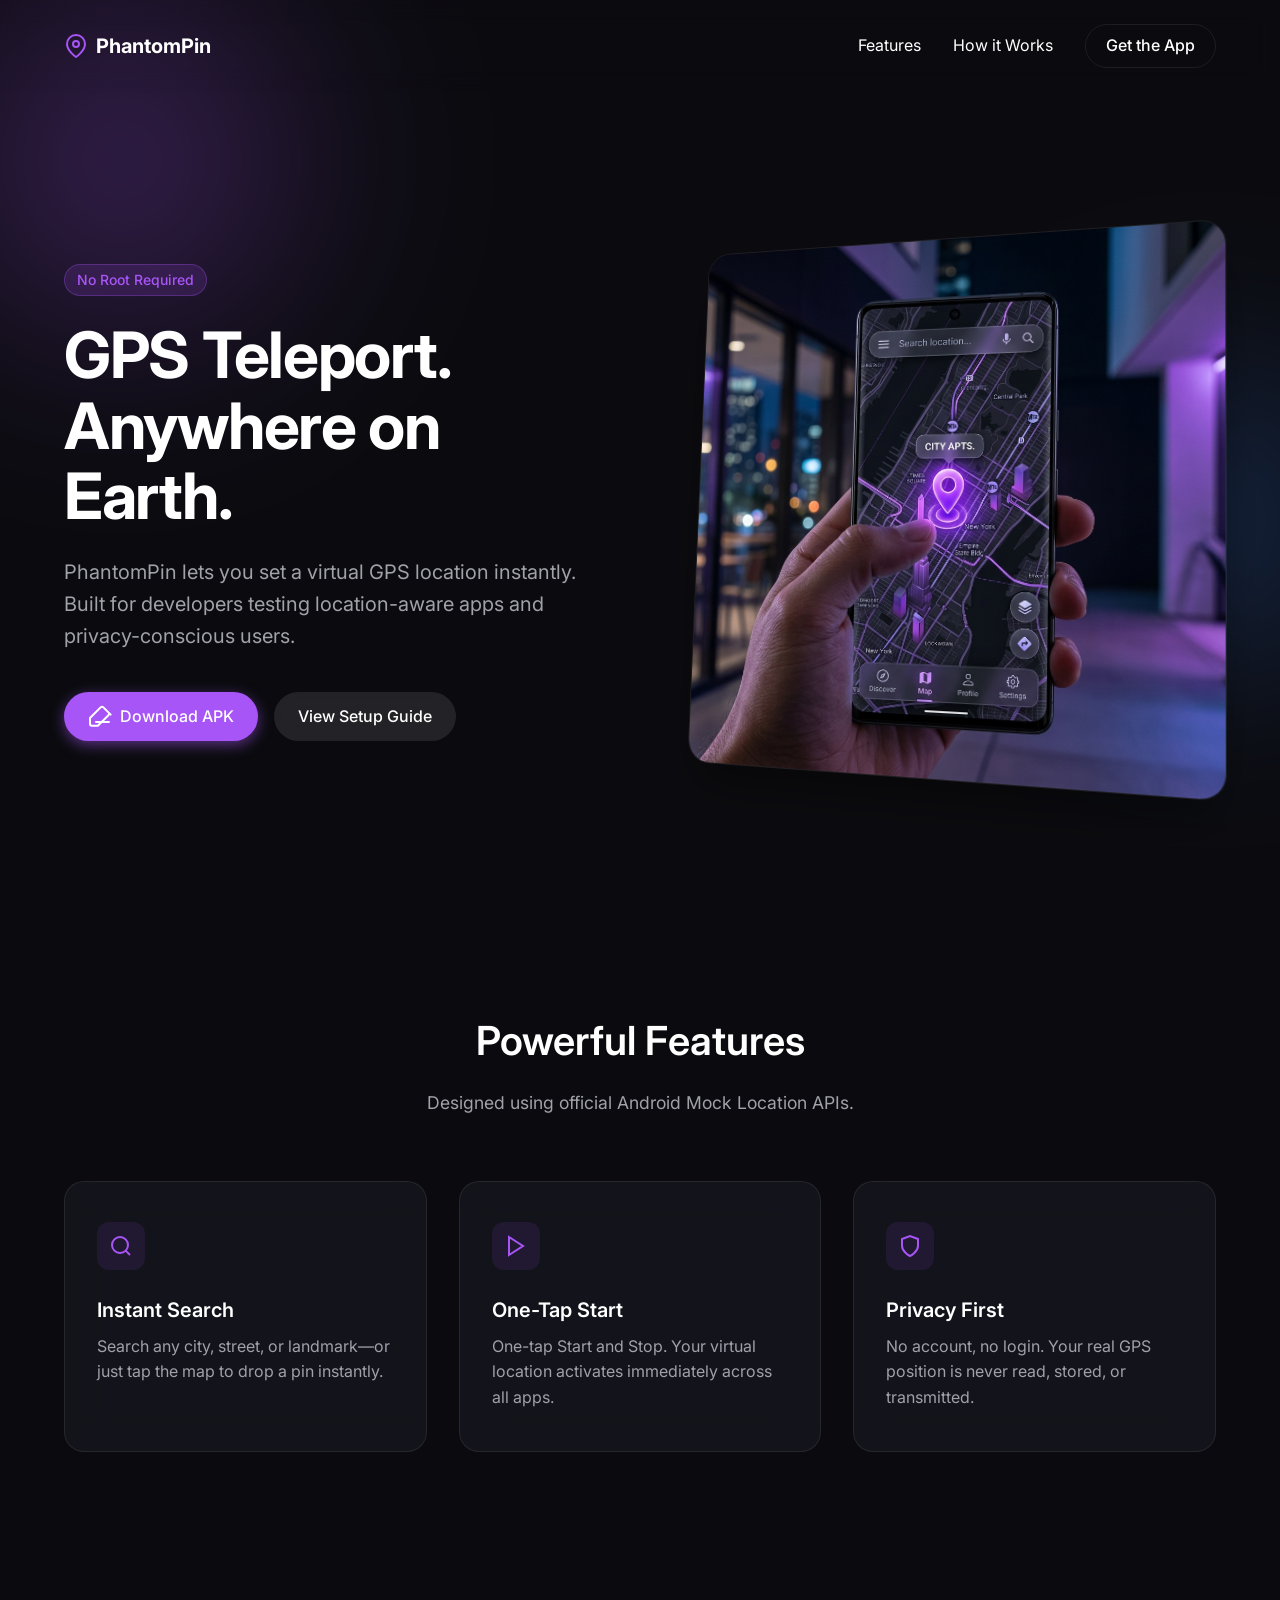
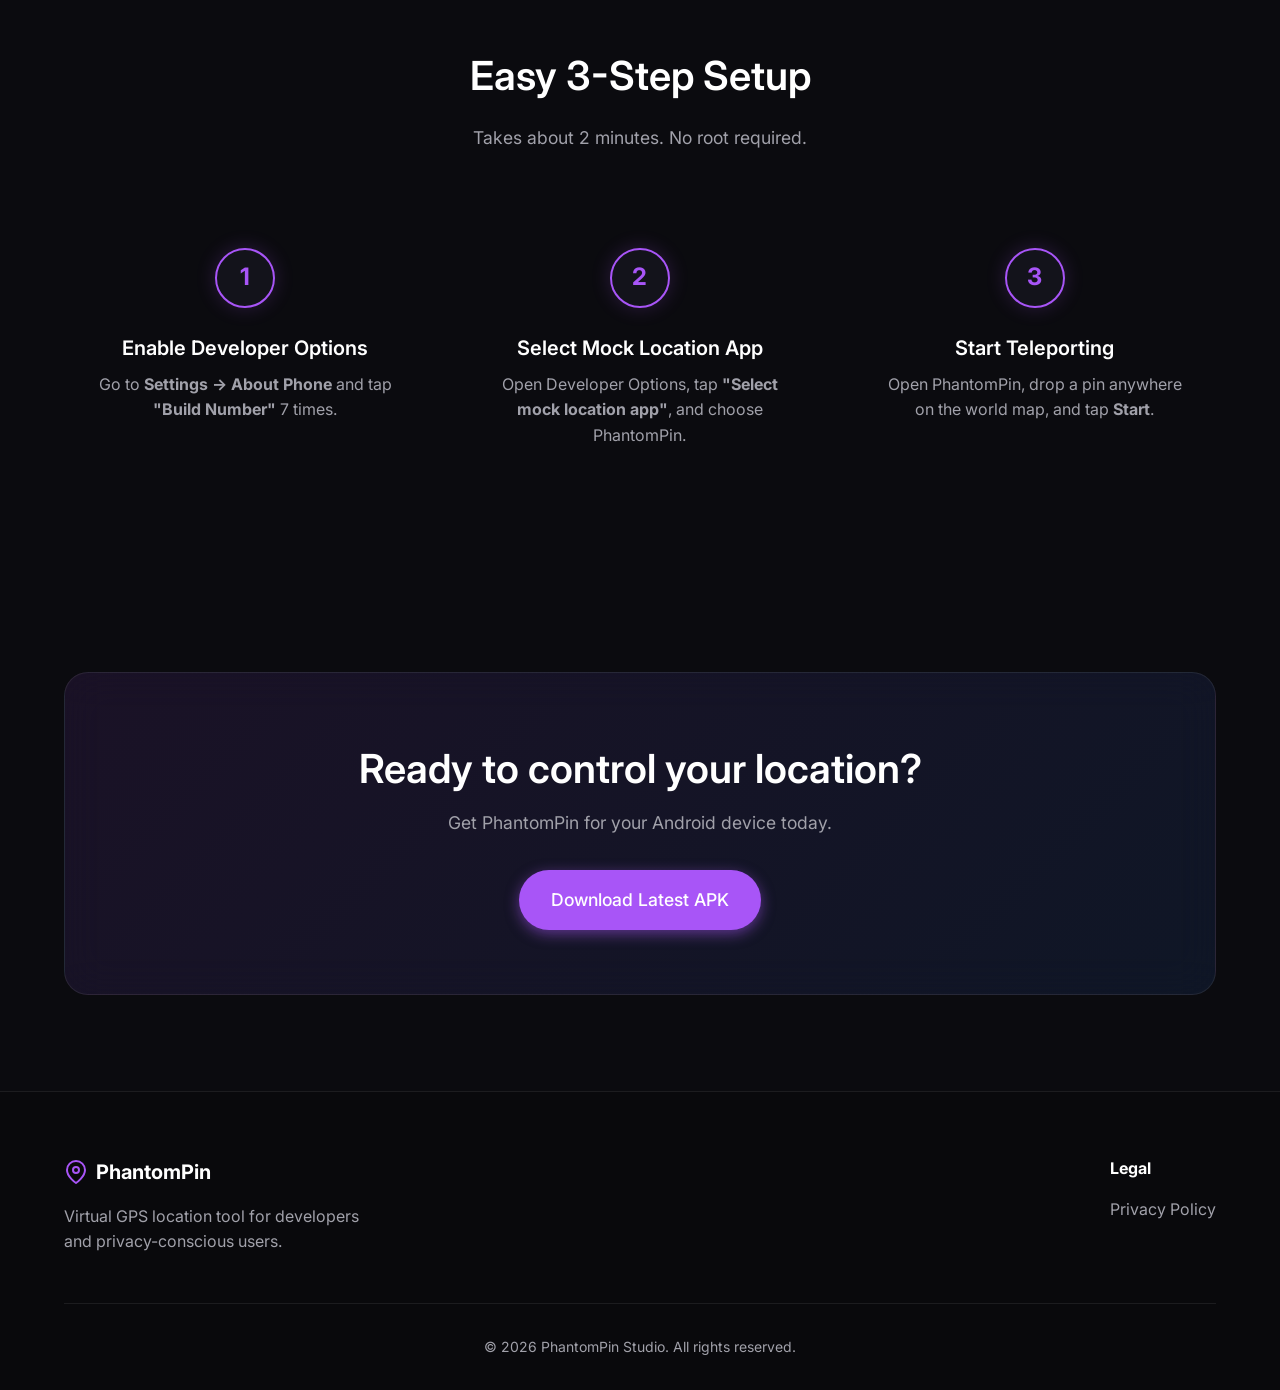
<file: index.html>
<!DOCTYPE html>
<html lang="en">
<head>
    <meta charset="UTF-8">
    <meta name="viewport" content="width=device-width, initial-scale=1.0">
    <title>PhantomPin - Set a virtual GPS location anywhere on Earth</title>
    <meta name="description" content="PhantomPin lets you set a virtual GPS location anywhere on Earth using Android's official Mock Location API. No root required, privacy first.">
    
    <!-- Google Fonts -->
    <link rel="preconnect" href="https://fonts.googleapis.com">
    <link rel="preconnect" href="https://fonts.gstatic.com" crossorigin>
    <link href="https://fonts.googleapis.com/css2?family=Inter:wght@300;400;500;600;700&display=swap" rel="stylesheet">
    
    <!-- Custom CSS -->
    <link rel="stylesheet" href="styles.css">
</head>
<body>
    <div class="blob blob-1"></div>
    <div class="blob blob-2"></div>
    
    <nav class="navbar">
        <div class="logo">
            <svg viewBox="0 0 24 24" fill="none" stroke="currentColor" stroke-width="2" stroke-linecap="round" stroke-linejoin="round" class="icon-pin">
                <path d="M21 10c0 7-9 13-9 13s-9-6-9-13a9 9 0 0 1 18 0z"></path>
                <circle cx="12" cy="10" r="3"></circle>
            </svg>
            PhantomPin
        </div>
        <div class="nav-links">
            <a href="#features">Features</a>
            <a href="#how-it-works">How it Works</a>
            <a href="#download" class="btn-outline">Get the App</a>
        </div>
    </nav>

    <header class="hero">
        <div class="hero-content fade-in">
            <div class="badge">No Root Required</div>
            <h1>GPS Teleport.<br>Anywhere on Earth.</h1>
            <p>PhantomPin lets you set a virtual GPS location instantly. Built for developers testing location-aware apps and privacy-conscious users.</p>
            <div class="cta-group">
                <a href="https://github.com/HIBA-ACHIR/phantompin-website/releases/download/v1.0/PhantomPin.apk" class="btn-primary" download>
                    <svg viewBox="0 0 24 24" width="24" height="24" stroke="currentColor" stroke-width="2" fill="none" stroke-linecap="round" stroke-linejoin="round" class="icon"><path d="M22.64 10.59l-7.2-7.22a2 2 0 0 0-2.83 0L2 13.98v5.83a2 2 0 0 0 2 2h5.83l10.6-10.6a2 2 0 0 0 .21-2.62z"></path><line x1="8" y1="18" x2="21" y2="18"></line></svg>
                    Download APK
                </a>
                <a href="#how-it-works" class="btn-secondary">View Setup Guide</a>
            </div>
        </div>
        <div class="hero-image-wrapper fade-in delay-1">
            <img src="assets/hero.png" alt="PhantomPin App Interface showing a glowing purple pin on a dark map" class="hero-image">
            <div class="glow-effect"></div>
        </div>
    </header>

    <section id="features" class="features section">
        <h2 class="section-title fade-in">Powerful Features</h2>
        <p class="section-subtitle fade-in">Designed using official Android Mock Location APIs.</p>
        
        <div class="features-grid">
            <div class="feature-card fade-in">
                <div class="icon-wrapper">
                    <svg viewBox="0 0 24 24" fill="none" stroke="currentColor" stroke-width="2"><circle cx="11" cy="11" r="8"></circle><line x1="21" y1="21" x2="16.65" y2="16.65"></line></svg>
                </div>
                <h3>Instant Search</h3>
                <p>Search any city, street, or landmark—or just tap the map to drop a pin instantly.</p>
            </div>
            
            <div class="feature-card fade-in delay-1">
                <div class="icon-wrapper">
                    <svg viewBox="0 0 24 24" fill="none" stroke="currentColor" stroke-width="2"><polygon points="5 3 19 12 5 21 5 3"></polygon></svg>
                </div>
                <h3>One-Tap Start</h3>
                <p>One-tap Start and Stop. Your virtual location activates immediately across all apps.</p>
            </div>
            
            <div class="feature-card fade-in delay-2">
                <div class="icon-wrapper">
                    <svg viewBox="0 0 24 24" fill="none" stroke="currentColor" stroke-width="2"><path d="M12 22s8-4 8-10V5l-8-3-8 3v7c0 6 8 10 8 10z"></path></svg>
                </div>
                <h3>Privacy First</h3>
                <p>No account, no login. Your real GPS position is never read, stored, or transmitted.</p>
            </div>
        </div>
    </section>

    <section id="how-it-works" class="how-it-works section">
        <h2 class="section-title fade-in">Easy 3-Step Setup</h2>
        <p class="section-subtitle fade-in">Takes about 2 minutes. No root required.</p>
        
        <div class="steps-container">
            <div class="step-card fade-in">
                <div class="step-number">1</div>
                <h3>Enable Developer Options</h3>
                <p>Go to <strong>Settings &rarr; About Phone</strong> and tap <strong>"Build Number"</strong> 7 times.</p>
            </div>
            
            <div class="step-card fade-in delay-1">
                <div class="step-number">2</div>
                <h3>Select Mock Location App</h3>
                <p>Open Developer Options, tap <strong>"Select mock location app"</strong>, and choose PhantomPin.</p>
            </div>
            
            <div class="step-card fade-in delay-2">
                <div class="step-number">3</div>
                <h3>Start Teleporting</h3>
                <p>Open PhantomPin, drop a pin anywhere on the world map, and tap <strong>Start</strong>.</p>
            </div>
        </div>
    </section>

    <section id="download" class="cta-section section fade-in">
        <div class="cta-card">
            <h2>Ready to control your location?</h2>
            <p>Get PhantomPin for your Android device today.</p>
            <a href="https://github.com/HIBA-ACHIR/phantompin-website/releases/download/v1.0/PhantomPin.apk" class="btn-primary large" download>Download Latest APK</a>
        </div>
    </section>

    <footer>
        <div class="footer-content">
            <div class="footer-brand">
                <div class="logo">
                    <svg viewBox="0 0 24 24" fill="none" stroke="currentColor" stroke-width="2" stroke-linecap="round" stroke-linejoin="round" class="icon-pin">
                        <path d="M21 10c0 7-9 13-9 13s-9-6-9-13a9 9 0 0 1 18 0z"></path>
                        <circle cx="12" cy="10" r="3"></circle>
                    </svg>
                    PhantomPin
                </div>
                <p>Virtual GPS location tool for developers and privacy-conscious users.</p>
            </div>
            <div class="footer-links">
                <h4>Legal</h4>
                <a href="privacy-policy.html">Privacy Policy</a>
            </div>
        </div>
        <div class="footer-bottom">
            <p>&copy; 2026 PhantomPin Studio. All rights reserved.</p>
        </div>
    </footer>

    <script src="script.js"></script>
</body>
</html>
</file>
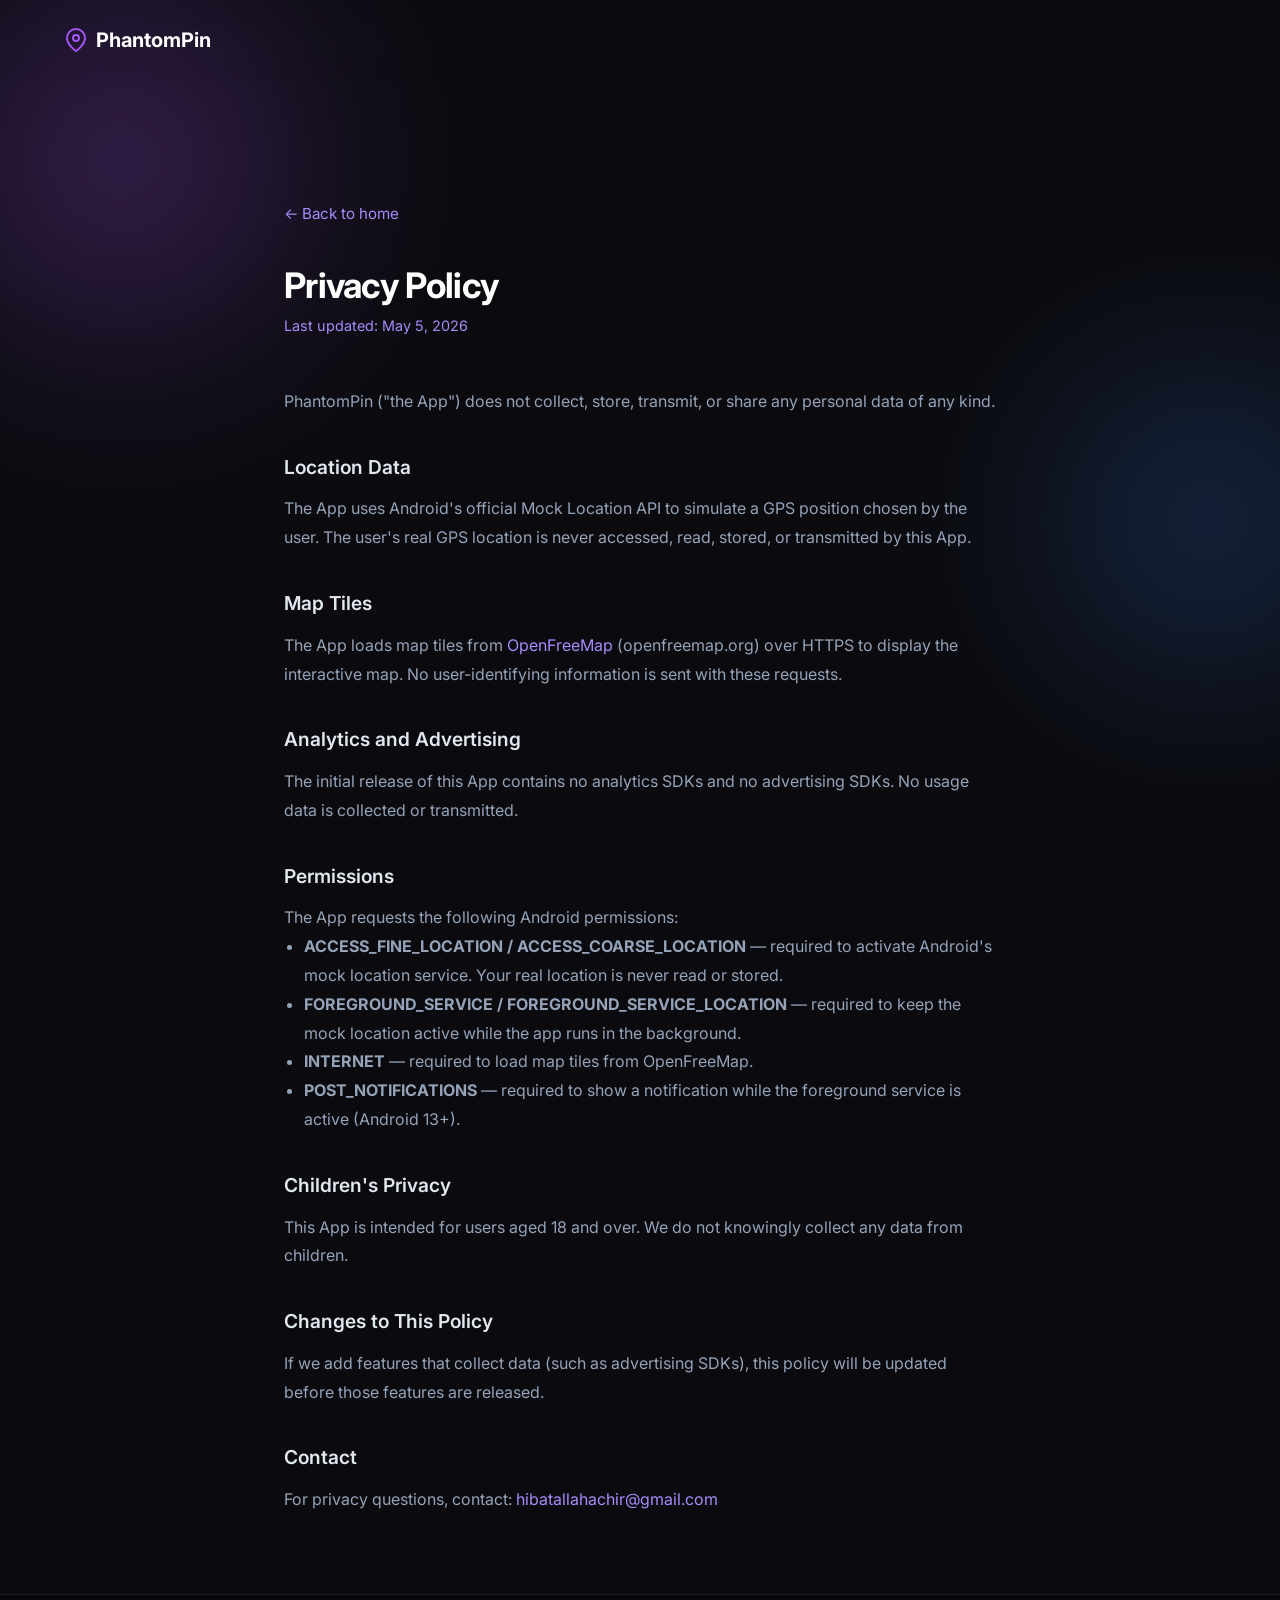
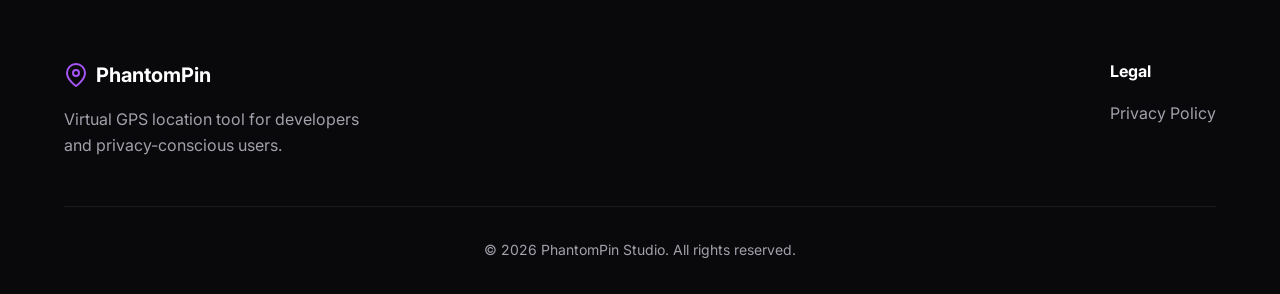
<file: privacy-policy.html>
<!DOCTYPE html>
<html lang="en">
<head>
    <meta charset="UTF-8">
    <meta name="viewport" content="width=device-width, initial-scale=1.0">
    <title>Privacy Policy – PhantomPin</title>
    <link rel="preconnect" href="https://fonts.googleapis.com">
    <link rel="preconnect" href="https://fonts.gstatic.com" crossorigin>
    <link href="https://fonts.googleapis.com/css2?family=Inter:wght@300;400;500;600;700&display=swap" rel="stylesheet">
    <link rel="stylesheet" href="styles.css">
    <style>
        .policy-page {
            max-width: 760px;
            margin: 0 auto;
            padding: 120px 24px 80px;
        }
        .policy-page h1 {
            font-size: 2.2rem;
            font-weight: 700;
            color: #fff;
            margin-bottom: 8px;
        }
        .policy-page .last-updated {
            color: #a78bfa;
            font-size: 0.9rem;
            margin-bottom: 48px;
        }
        .policy-page h2 {
            font-size: 1.2rem;
            font-weight: 600;
            color: #e2e8f0;
            margin: 36px 0 12px;
        }
        .policy-page p, .policy-page li {
            color: #94a3b8;
            line-height: 1.8;
            font-size: 1rem;
        }
        .policy-page ul {
            padding-left: 20px;
        }
        .policy-page a {
            color: #a78bfa;
            text-decoration: none;
        }
        .policy-page a:hover {
            text-decoration: underline;
        }
        .back-link {
            display: inline-flex;
            align-items: center;
            gap: 8px;
            color: #a78bfa;
            text-decoration: none;
            font-size: 0.95rem;
            margin-bottom: 40px;
        }
        .back-link:hover { text-decoration: underline; }
    </style>
</head>
<body>
    <div class="blob blob-1"></div>
    <div class="blob blob-2"></div>

    <nav class="navbar">
        <a href="index.html" class="logo" style="text-decoration:none;display:flex;align-items:center;gap:8px;">
            <svg viewBox="0 0 24 24" fill="none" stroke="currentColor" stroke-width="2" stroke-linecap="round" stroke-linejoin="round" class="icon-pin">
                <path d="M21 10c0 7-9 13-9 13s-9-6-9-13a9 9 0 0 1 18 0z"></path>
                <circle cx="12" cy="10" r="3"></circle>
            </svg>
            PhantomPin
        </a>
    </nav>

    <div class="policy-page">
        <a href="index.html" class="back-link">← Back to home</a>
        <h1>Privacy Policy</h1>
        <p class="last-updated">Last updated: May 5, 2026</p>

        <p>PhantomPin ("the App") does not collect, store, transmit, or share any personal data of any kind.</p>

        <h2>Location Data</h2>
        <p>The App uses Android's official Mock Location API to simulate a GPS position chosen by the user. The user's real GPS location is never accessed, read, stored, or transmitted by this App.</p>

        <h2>Map Tiles</h2>
        <p>The App loads map tiles from <a href="https://openfreemap.org" target="_blank" rel="noopener">OpenFreeMap</a> (openfreemap.org) over HTTPS to display the interactive map. No user-identifying information is sent with these requests.</p>

        <h2>Analytics and Advertising</h2>
        <p>The initial release of this App contains no analytics SDKs and no advertising SDKs. No usage data is collected or transmitted.</p>

        <h2>Permissions</h2>
        <p>The App requests the following Android permissions:</p>
        <ul>
            <li><strong>ACCESS_FINE_LOCATION / ACCESS_COARSE_LOCATION</strong> — required to activate Android's mock location service. Your real location is never read or stored.</li>
            <li><strong>FOREGROUND_SERVICE / FOREGROUND_SERVICE_LOCATION</strong> — required to keep the mock location active while the app runs in the background.</li>
            <li><strong>INTERNET</strong> — required to load map tiles from OpenFreeMap.</li>
            <li><strong>POST_NOTIFICATIONS</strong> — required to show a notification while the foreground service is active (Android 13+).</li>
        </ul>

        <h2>Children's Privacy</h2>
        <p>This App is intended for users aged 18 and over. We do not knowingly collect any data from children.</p>

        <h2>Changes to This Policy</h2>
        <p>If we add features that collect data (such as advertising SDKs), this policy will be updated before those features are released.</p>

        <h2>Contact</h2>
        <p>For privacy questions, contact: <a href="mailto:hibatallahachir@gmail.com">hibatallahachir@gmail.com</a></p>
    </div>

    <footer>
        <div class="footer-content">
            <div class="footer-brand">
                <div class="logo">
                    <svg viewBox="0 0 24 24" fill="none" stroke="currentColor" stroke-width="2" stroke-linecap="round" stroke-linejoin="round" class="icon-pin">
                        <path d="M21 10c0 7-9 13-9 13s-9-6-9-13a9 9 0 0 1 18 0z"></path>
                        <circle cx="12" cy="10" r="3"></circle>
                    </svg>
                    PhantomPin
                </div>
                <p>Virtual GPS location tool for developers and privacy-conscious users.</p>
            </div>
            <div class="footer-links">
                <h4>Legal</h4>
                <a href="privacy-policy.html">Privacy Policy</a>
            </div>
        </div>
        <div class="footer-bottom">
            <p>&copy; 2026 PhantomPin Studio. All rights reserved.</p>
        </div>
    </footer>
</body>
</html>
</file>
<file: styles.css>
:root {
    --bg-color: #0B0B0F;
    --card-bg: rgba(25, 25, 35, 0.6);
    --card-border: rgba(255, 255, 255, 0.08);
    --primary: #A855F7;
    --primary-hover: #9333EA;
    --primary-glow: rgba(168, 85, 247, 0.5);
    --text-main: #FFFFFF;
    --text-muted: #A1A1AA;
}

* {
    margin: 0;
    padding: 0;
    box-sizing: border-box;
}

body {
    font-family: 'Inter', sans-serif;
    background-color: var(--bg-color);
    color: var(--text-main);
    line-height: 1.6;
    overflow-x: hidden;
}

/* Background Blobs for depth */
.blob {
    position: absolute;
    border-radius: 50%;
    filter: blur(100px);
    z-index: -1;
    opacity: 0.4;
    animation: float 10s ease-in-out infinite alternate;
}

.blob-1 {
    top: -10%;
    left: -10%;
    width: 500px;
    height: 500px;
    background: radial-gradient(circle, var(--primary) 0%, transparent 70%);
}

.blob-2 {
    bottom: 20%;
    right: -10%;
    width: 400px;
    height: 400px;
    background: radial-gradient(circle, #3b82f6 0%, transparent 70%);
    animation-delay: -5s;
}

@keyframes float {
    0% { transform: translate(0, 0); }
    100% { transform: translate(50px, 50px); }
}

/* Typography */
h1 {
    font-size: 4rem;
    font-weight: 700;
    line-height: 1.1;
    margin-bottom: 1.5rem;
    letter-spacing: -0.02em;
}

h2 {
    font-size: 2.5rem;
    font-weight: 600;
    margin-bottom: 1rem;
}

h3 {
    font-size: 1.25rem;
    font-weight: 600;
    margin-bottom: 0.5rem;
}

p {
    color: var(--text-muted);
}

a {
    text-decoration: none;
    color: inherit;
    transition: all 0.3s ease;
}

/* Navigation */
.navbar {
    display: flex;
    justify-content: space-between;
    align-items: center;
    padding: 1.5rem 5%;
    position: sticky;
    top: 0;
    z-index: 100;
    backdrop-filter: blur(12px);
    -webkit-backdrop-filter: blur(12px);
    border-bottom: 1px solid transparent;
    transition: all 0.3s ease;
}

.navbar.scrolled {
    background: rgba(11, 11, 15, 0.8);
    border-bottom: 1px solid var(--card-border);
}

.logo {
    display: flex;
    align-items: center;
    gap: 0.5rem;
    font-weight: 700;
    font-size: 1.25rem;
    color: var(--text-main);
}

.icon-pin {
    width: 24px;
    height: 24px;
    color: var(--primary);
}

.nav-links {
    display: flex;
    gap: 2rem;
    align-items: center;
}

.nav-links a:not(.btn-outline):hover {
    color: var(--primary);
}

/* Buttons */
.btn-primary, .btn-secondary, .btn-outline {
    display: inline-flex;
    align-items: center;
    gap: 0.5rem;
    padding: 0.75rem 1.5rem;
    border-radius: 9999px;
    font-weight: 500;
    transition: all 0.3s ease;
    cursor: pointer;
}

.btn-primary {
    background-color: var(--primary);
    color: white;
    box-shadow: 0 4px 14px 0 var(--primary-glow);
    border: none;
}

.btn-primary:hover {
    background-color: var(--primary-hover);
    transform: translateY(-2px);
    box-shadow: 0 6px 20px 0 rgba(168, 85, 247, 0.6);
}

.btn-primary.large {
    padding: 1rem 2rem;
    font-size: 1.1rem;
}

.btn-secondary {
    background-color: rgba(255, 255, 255, 0.1);
    color: var(--text-main);
    backdrop-filter: blur(10px);
}

.btn-secondary:hover {
    background-color: rgba(255, 255, 255, 0.15);
}

.btn-outline {
    border: 1px solid var(--card-border);
    padding: 0.5rem 1.25rem;
}

.btn-outline:hover {
    border-color: var(--primary);
    background-color: rgba(168, 85, 247, 0.1);
}

/* Hero Section */
.hero {
    display: flex;
    align-items: center;
    justify-content: space-between;
    min-height: calc(100vh - 80px);
    padding: 0 5%;
    gap: 4rem;
}

.hero-content {
    flex: 1;
    max-width: 600px;
}

.badge {
    display: inline-block;
    padding: 0.25rem 0.75rem;
    background: rgba(168, 85, 247, 0.15);
    color: var(--primary);
    border: 1px solid rgba(168, 85, 247, 0.3);
    border-radius: 9999px;
    font-size: 0.875rem;
    font-weight: 500;
    margin-bottom: 1.5rem;
}

.hero-content p {
    font-size: 1.25rem;
    margin-bottom: 2.5rem;
}

.cta-group {
    display: flex;
    gap: 1rem;
}

.hero-image-wrapper {
    flex: 1;
    position: relative;
    display: flex;
    justify-content: center;
    perspective: 1000px;
}

.hero-image {
    max-width: 100%;
    height: auto;
    border-radius: 24px;
    box-shadow: 0 25px 50px -12px rgba(0, 0, 0, 0.5);
    transform: rotateY(-15deg) rotateX(5deg);
    transition: transform 0.5s ease;
    border: 1px solid var(--card-border);
}

.hero-image-wrapper:hover .hero-image {
    transform: rotateY(-5deg) rotateX(2deg);
}

.glow-effect {
    position: absolute;
    top: 50%;
    left: 50%;
    transform: translate(-50%, -50%);
    width: 80%;
    height: 80%;
    background: radial-gradient(circle, var(--primary-glow) 0%, transparent 60%);
    z-index: -1;
    filter: blur(40px);
}

/* Sections */
.section {
    padding: 6rem 5%;
}

.section-title {
    text-align: center;
}

.section-subtitle {
    text-align: center;
    margin-bottom: 4rem;
    font-size: 1.1rem;
}

/* Features Grid */
.features-grid {
    display: grid;
    grid-template-columns: repeat(auto-fit, minmax(300px, 1fr));
    gap: 2rem;
}

.feature-card {
    background: var(--card-bg);
    border: 1px solid var(--card-border);
    padding: 2.5rem 2rem;
    border-radius: 20px;
    backdrop-filter: blur(20px);
    -webkit-backdrop-filter: blur(20px);
    transition: transform 0.3s ease, border-color 0.3s ease;
}

.feature-card:hover {
    transform: translateY(-10px);
    border-color: rgba(168, 85, 247, 0.4);
}

.icon-wrapper {
    width: 48px;
    height: 48px;
    border-radius: 12px;
    background: rgba(168, 85, 247, 0.1);
    color: var(--primary);
    display: flex;
    align-items: center;
    justify-content: center;
    margin-bottom: 1.5rem;
}

.icon-wrapper svg {
    width: 24px;
    height: 24px;
}

/* How It Works */
.steps-container {
    display: grid;
    grid-template-columns: repeat(auto-fit, minmax(250px, 1fr));
    gap: 2rem;
    position: relative;
}

.step-card {
    text-align: center;
    padding: 2rem;
}

.step-number {
    width: 60px;
    height: 60px;
    border-radius: 50%;
    background: var(--card-bg);
    border: 2px solid var(--primary);
    color: var(--primary);
    font-size: 1.5rem;
    font-weight: 700;
    display: flex;
    align-items: center;
    justify-content: center;
    margin: 0 auto 1.5rem;
    box-shadow: 0 0 20px rgba(168, 85, 247, 0.2);
}

/* CTA Section */
.cta-card {
    background: linear-gradient(135deg, rgba(168, 85, 247, 0.1), rgba(59, 130, 246, 0.1));
    border: 1px solid var(--card-border);
    border-radius: 24px;
    padding: 4rem 2rem;
    text-align: center;
    backdrop-filter: blur(20px);
}

.cta-card h2 {
    margin-bottom: 0.5rem;
}

.cta-card p {
    margin-bottom: 2rem;
    font-size: 1.1rem;
}

/* Footer */
footer {
    border-top: 1px solid var(--card-border);
    padding: 4rem 5% 2rem;
    background: rgba(0, 0, 0, 0.2);
}

.footer-content {
    display: flex;
    justify-content: space-between;
    flex-wrap: wrap;
    gap: 2rem;
    margin-bottom: 3rem;
}

.footer-brand p {
    margin-top: 1rem;
    max-width: 300px;
}

.footer-links h4 {
    margin-bottom: 1rem;
}

.footer-links a {
    display: block;
    color: var(--text-muted);
    margin-bottom: 0.5rem;
}

.footer-links a:hover {
    color: var(--primary);
}

.footer-bottom {
    text-align: center;
    padding-top: 2rem;
    border-top: 1px solid var(--card-border);
    font-size: 0.875rem;
}

/* Animations */
.fade-in {
    opacity: 0;
    transform: translateY(20px);
    transition: opacity 0.8s ease, transform 0.8s ease;
}

.fade-in.appear {
    opacity: 1;
    transform: translateY(0);
}

.delay-1 { transition-delay: 0.2s; }
.delay-2 { transition-delay: 0.4s; }

/* Responsive */
@media (max-width: 900px) {
    .hero {
        flex-direction: column;
        text-align: center;
        padding-top: 4rem;
    }
    
    .hero-content p {
        margin: 0 auto 2.5rem;
    }
    
    .cta-group {
        justify-content: center;
    }
    
    .hero-image {
        transform: rotateY(0) rotateX(0);
    }
    
    h1 {
        font-size: 3rem;
    }
}

@media (max-width: 600px) {
    .nav-links {
        display: none;
    }
    
    .cta-group {
        flex-direction: column;
    }
    
    h1 {
        font-size: 2.5rem;
    }
}
</file>
